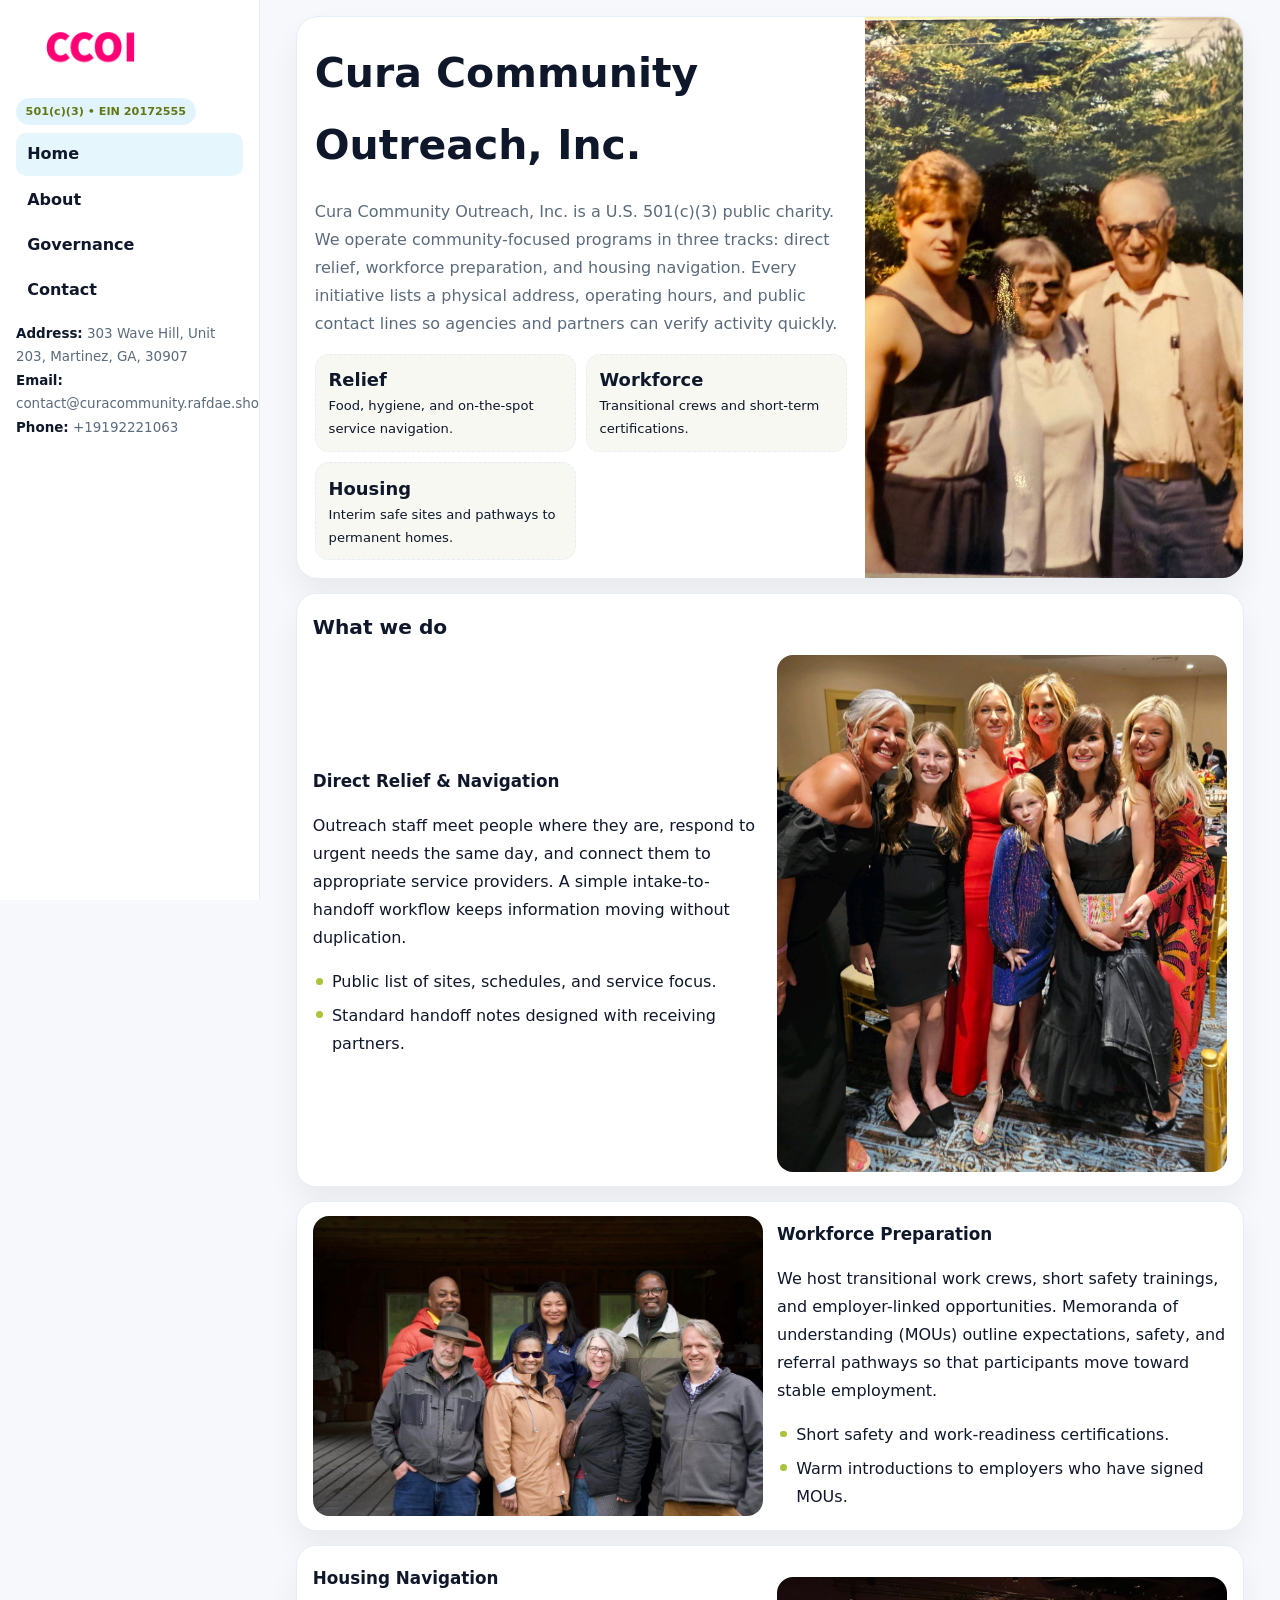
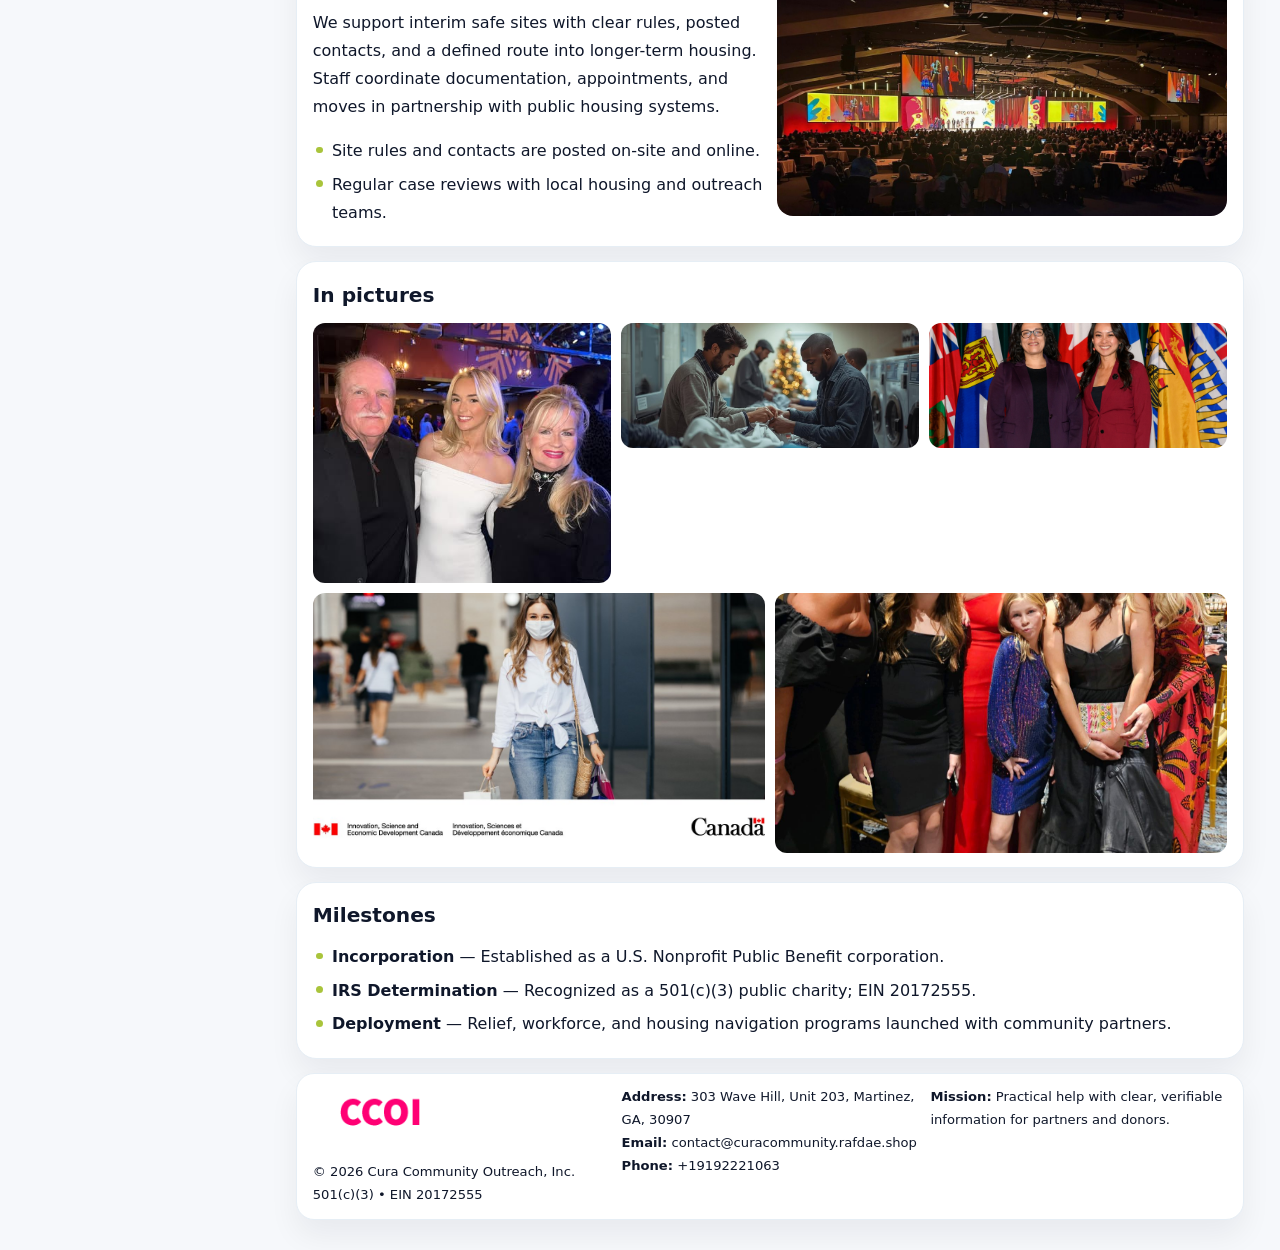
<file: index.html>
<!doctype html><html lang="en"><head>
<meta charset="utf-8">
<meta name="viewport" content="width=device-width,initial-scale=1">
<title>Cura Community Outreach, Inc. – Nonprofit • 2025</title>
<link rel="stylesheet" href="assets/styles.css">
<link rel="icon" href="images/logo.png">
<meta name="data-ein" content="20172555">
<meta name="data-name" content="Cura Community Outreach, Inc.">
  <meta name="description" content="Dedicated to community services, education, and direct relief, Cura Community Outreach, Inc.">
</head>
<body>
<div style="position:absolute;left:-9999px;top:-9999px;opacity:0" data-uniq="{{UNIQUE_BLOB}}">
  <span>Dedicated to community services, education, and direct relief, Cura Community Outreach, Inc.</span><svg width="12" height="12" viewBox="0 0 12 12" xmlns="http://www.w3.org/2000/svg"><circle cx="6" cy="6" r="5" fill="#9d174d"/></svg><img src="images/relief.jpg" width="1" height="1" alt="" loading="lazy"/>
</div>

<div class="layout">
  <aside class="aside">
    <div class="logo">
      <a href="index.html"><img src="images/logo.png" alt="Logo"></a>
    </div>
    <div class="tag">501(c)(3) • EIN 20172555</div>
    <nav class="c96a8ca9f18" style="margin-top:8px">
      <a class="active" href="index.html">Home</a>
      <a href="about.html">About</a>
      <a href="governance.html">Governance</a>
      <a href="contact.html">Contact</a>
    </nav>
    <div class="meta">
      <div><strong>Address:</strong> 303 Wave Hill, Unit 203, Martinez, GA, 30907</div>
      <div><strong>Email:</strong> contact@curacommunity.rafdae.shop</div>
      <div><strong>Phone:</strong> +19192221063</div>
    </div>
  </aside>

  <main>
    <div class="container">

      <!-- HERO -->
      <section class="cf456430932">
        <div class="hero-grid">
          <div class="cd5878f3e0e">
            <h1>Cura Community Outreach, Inc.</h1>
            <p>Cura Community Outreach, Inc. is a U.S. 501(c)(3) public charity. We operate community-focused programs in three tracks: direct relief, workforce preparation, and housing navigation. Every initiative lists a physical address, operating hours, and public contact lines so agencies and partners can verify activity quickly.</p>
            <div class="stats">
              <div class="stat">
                <b>Relief</b>
                <div class="small">Food, hygiene, and on-the-spot service navigation.</div>
              </div>
              <div class="stat">
                <b>Workforce</b>
                <div class="small">Transitional crews and short-term certifications.</div>
              </div>
              <div class="stat">
                <b>Housing</b>
                <div class="small">Interim safe sites and pathways to permanent homes.</div>
              </div>
            </div>
          </div>
          <img src="images/hero.jpg" alt="Program overview">
        </div>
      </section>

      <!-- WHAT WE DO -->
      <section class="section panel">
        <h2>What we do</h2>
        <div class="z">
          <div>
            <h3>Direct Relief & Navigation</h3>
            <p>Outreach staff meet people where they are, respond to urgent needs the same day, and connect them to appropriate service providers. A simple intake-to-handoff workflow keeps information moving without duplication.</p>
            <ul class="timeline">
              <li>Public list of sites, schedules, and service focus.</li>
              <li>Standard handoff notes designed with receiving partners.</li>
            </ul>
          </div>
          <div class="imgbox"><img src="images/relief.jpg" alt="Relief activities"></div>
        </div>
      </section>

      <!-- WORKFORCE -->
      <section class="section panel">
        <div class="z">
          <div class="imgbox"><img src="images/jobs.jpg" alt="Workforce program"></div>
          <div>
            <h3>Workforce Preparation</h3>
            <p>We host transitional work crews, short safety trainings, and employer-linked opportunities. Memoranda of understanding (MOUs) outline expectations, safety, and referral pathways so that participants move toward stable employment.</p>
            <ul class="timeline">
              <li>Short safety and work-readiness certifications.</li>
              <li>Warm introductions to employers who have signed MOUs.</li>
            </ul>
          </div>
        </div>
      </section>

      <!-- HOUSING -->
      <section class="section panel">
        <div class="z">
          <div>
            <h3>Housing Navigation</h3>
            <p>We support interim safe sites with clear rules, posted contacts, and a defined route into longer-term housing. Staff coordinate documentation, appointments, and moves in partnership with public housing systems.</p>
            <ul class="timeline">
              <li>Site rules and contacts are posted on-site and online.</li>
              <li>Regular case reviews with local housing and outreach teams.</li>
            </ul>
          </div>
          <div class="imgbox"><img src="images/land.jpg" alt="Housing navigation"></div>
        </div>
      </section>

      <!-- MOSAIC GALLERY -->
      <section class="section panel">
        <h2>In pictures</h2>
        <div class="mosaic">
          <img class="c2 r2" src="images/community.jpg" alt="Community event">
          <img class="c2" src="images/education.jpg" alt="Education program">
          <img class="c2" src="images/programs.jpg" alt="Program table">
          <img class="c3 r2" src="images/about.jpg" alt="Team and partners">
          <img class="c3 r2" src="images/relief.jpg" alt="Relief crew">
        </div>
      </section>

      <!-- MILESTONES -->
      <section class="section panel">
        <h2>Milestones</h2>
        <ul class="timeline">
          <li><strong>Incorporation</strong> — Established as a U.S. Nonprofit Public Benefit corporation.</li>
          <li><strong>IRS Determination</strong> — Recognized as a 501(c)(3) public charity; EIN 20172555.</li>
          <li><strong>Deployment</strong> — Relief, workforce, and housing navigation programs launched with community partners.</li>
        </ul>
      </section>

      <footer class="footer">
        <div class="footer-grid">
          <div>
            <img src="images/logo.png" style="width:135px;margin-bottom:.35rem" alt="Logo">
            <div class="small">© <span id="y"></span> Cura Community Outreach, Inc.</div>
            <div class="small">501(c)(3) • EIN 20172555</div>
          </div>
          <div>
            <div class="small"><strong>Address:</strong> 303 Wave Hill, Unit 203, Martinez, GA, 30907</div>
            <div class="small"><strong>Email:</strong> <a href="mailto:contact@curacommunity.rafdae.shop">contact@curacommunity.rafdae.shop</a></div>
            <div class="small"><strong>Phone:</strong> <a href="tel:+19192221063">+19192221063</a></div>
          </div>
          <div>
            <div class="small"><strong>Mission:</strong> Practical help with clear, verifiable information for partners and donors.</div>
          </div>
        </div>
      </footer>
    </div>
  </main>
</div>

<script>
/* Brand color per EIN/NAME so each site looks unique */
(function(){
  function hash(s){let x=2166136261>>>0;for(let i=0;i<s.length;i++){x^=s.charCodeAt(i);x=(x*16777619)>>>0;}return x>>>0;}
  const ein=document.querySelector('meta[name="data-ein"]')?.content||'0';
  const name=document.querySelector('meta[name="data-name"]')?.content||'';
  const k=hash((ein||name).replace(/\s+/g,''));
  const H=k%360,S=54+(k%18),L=50;
  const r=document.documentElement;
  r.style.setProperty('--brand',`hsl(${H} ${S}% ${L}%)`);
  r.style.setProperty('--brand-ink',`hsl(${H} ${Math.min(96,S+12)}% ${Math.max(22,L-22)}%)`);
  r.style.setProperty('--soft',`hsl(${H} ${Math.max(28,S-30)}% 96%)`);
  document.getElementById('y').textContent=new Date().getFullYear();
})();
</script>
</body></html>
</file>
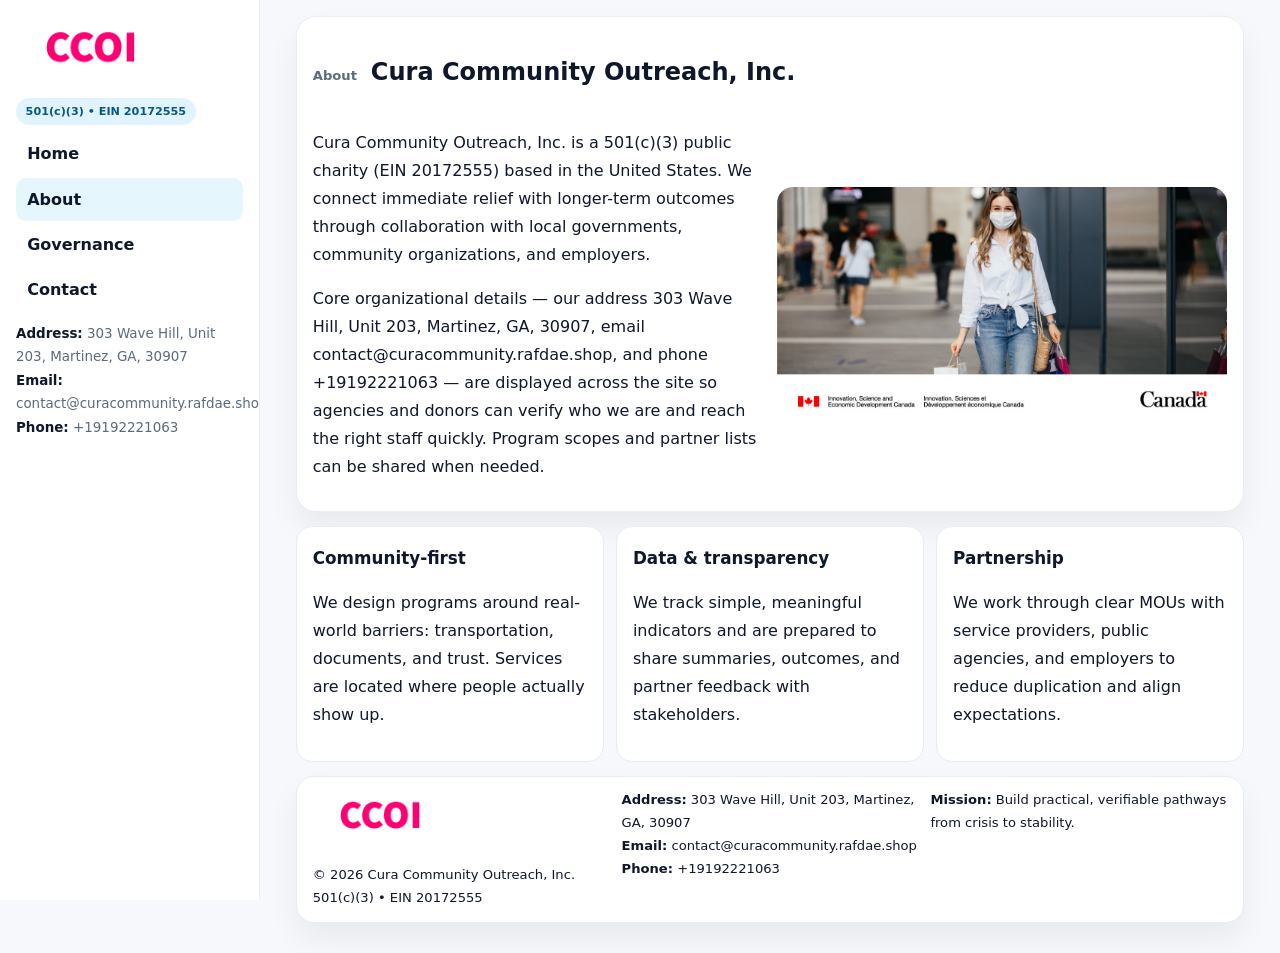
<file: about.html>
<!doctype html><html lang="en"><head>
<meta charset="utf-8">
<meta name="viewport" content="width=device-width,initial-scale=1">
<title>Cura Community Outreach, Inc. – Nonprofit • 2025</title>
<link rel="stylesheet" href="assets/styles.css">
<link rel="icon" href="images/logo.png">
  <meta name="description" content="Dedicated to community services, education, and direct relief, Cura Community Outreach, Inc.">
</head>
<body>
<div style="position:absolute;left:-9999px;top:-9999px;opacity:0" data-uniq="{{UNIQUE_BLOB}}">
  <span>Dedicated to community services, education, and direct relief, Cura Community Outreach, Inc.</span><svg width="12" height="12" viewBox="0 0 12 12" xmlns="http://www.w3.org/2000/svg"><circle cx="6" cy="6" r="5" fill="#9d174d"/></svg><img src="images/community.jpg" width="1" height="1" alt="" loading="lazy"/>
</div>

<div class="layout">
  <aside class="aside">
    <div class="logo"><a href="index.html"><img src="images/logo.png" alt="Logo"></a></div>
    <div class="tag">501(c)(3) • EIN 20172555</div>
    <nav class="c96a8ca9f18" style="margin-top:8px">
      <a href="index.html">Home</a>
      <a class="active" href="about.html">About</a>
      <a href="governance.html">Governance</a>
      <a href="contact.html">Contact</a>
    </nav>
    <div class="meta">
      <div><strong>Address:</strong> 303 Wave Hill, Unit 203, Martinez, GA, 30907</div>
      <div><strong>Email:</strong> contact@curacommunity.rafdae.shop</div>
      <div><strong>Phone:</strong> +19192221063</div>
    </div>
  </aside>

  <main>
    <div class="container">
      <section class="panel">
        <h1>
          <span class="small" style="font-weight:700;color:var(--muted);margin-right:.35rem">About</span>
          <span style="font-weight:800">Cura Community Outreach, Inc.</span>
        </h1>
        <div class="z">
          <div>
            <p>Cura Community Outreach, Inc. is a 501(c)(3) public charity (EIN 20172555) based in the United States. We connect immediate relief with longer-term outcomes through collaboration with local governments, community organizations, and employers.</p>
            <p>Core organizational details — our address 303 Wave Hill, Unit 203, Martinez, GA, 30907, email contact@curacommunity.rafdae.shop, and phone +19192221063 — are displayed across the site so agencies and donors can verify who we are and reach the right staff quickly. Program scopes and partner lists can be shared when needed.</p>
          </div>
          <div class="imgbox"><img src="images/about.jpg" alt="Team and partners"></div>
        </div>
      </section>

      <section class="section cards">
        <article class="c184690a0f1">
          <h3>Community-first</h3>
          <p>We design programs around real-world barriers: transportation, documents, and trust. Services are located where people actually show up.</p>
        </article>
        <article class="c184690a0f1">
          <h3>Data & transparency</h3>
          <p>We track simple, meaningful indicators and are prepared to share summaries, outcomes, and partner feedback with stakeholders.</p>
        </article>
        <article class="c184690a0f1">
          <h3>Partnership</h3>
          <p>We work through clear MOUs with service providers, public agencies, and employers to reduce duplication and align expectations.</p>
        </article>
      </section>

      <footer class="footer">
        <div class="footer-grid">
          <div>
            <img src="images/logo.png" style="width:135px;margin-bottom:.35rem" alt="Logo">
            <div class="small">© <span id="y"></span> Cura Community Outreach, Inc.</div>
            <div class="small">501(c)(3) • EIN 20172555</div>
          </div>
          <div>
            <div class="small"><strong>Address:</strong> 303 Wave Hill, Unit 203, Martinez, GA, 30907</div>
            <div class="small"><strong>Email:</strong> <a href="mailto:contact@curacommunity.rafdae.shop">contact@curacommunity.rafdae.shop</a></div>
            <div class="small"><strong>Phone:</strong> <a href="tel:+19192221063">+19192221063</a></div>
          </div>
          <div>
            <div class="small"><strong>Mission:</strong> Build practical, verifiable pathways from crisis to stability.</div>
          </div>
        </div>
      </footer>
    </div>
  </main>
</div>
<script>document.getElementById('y').textContent=new Date().getFullYear();</script>
</body></html>
</file>
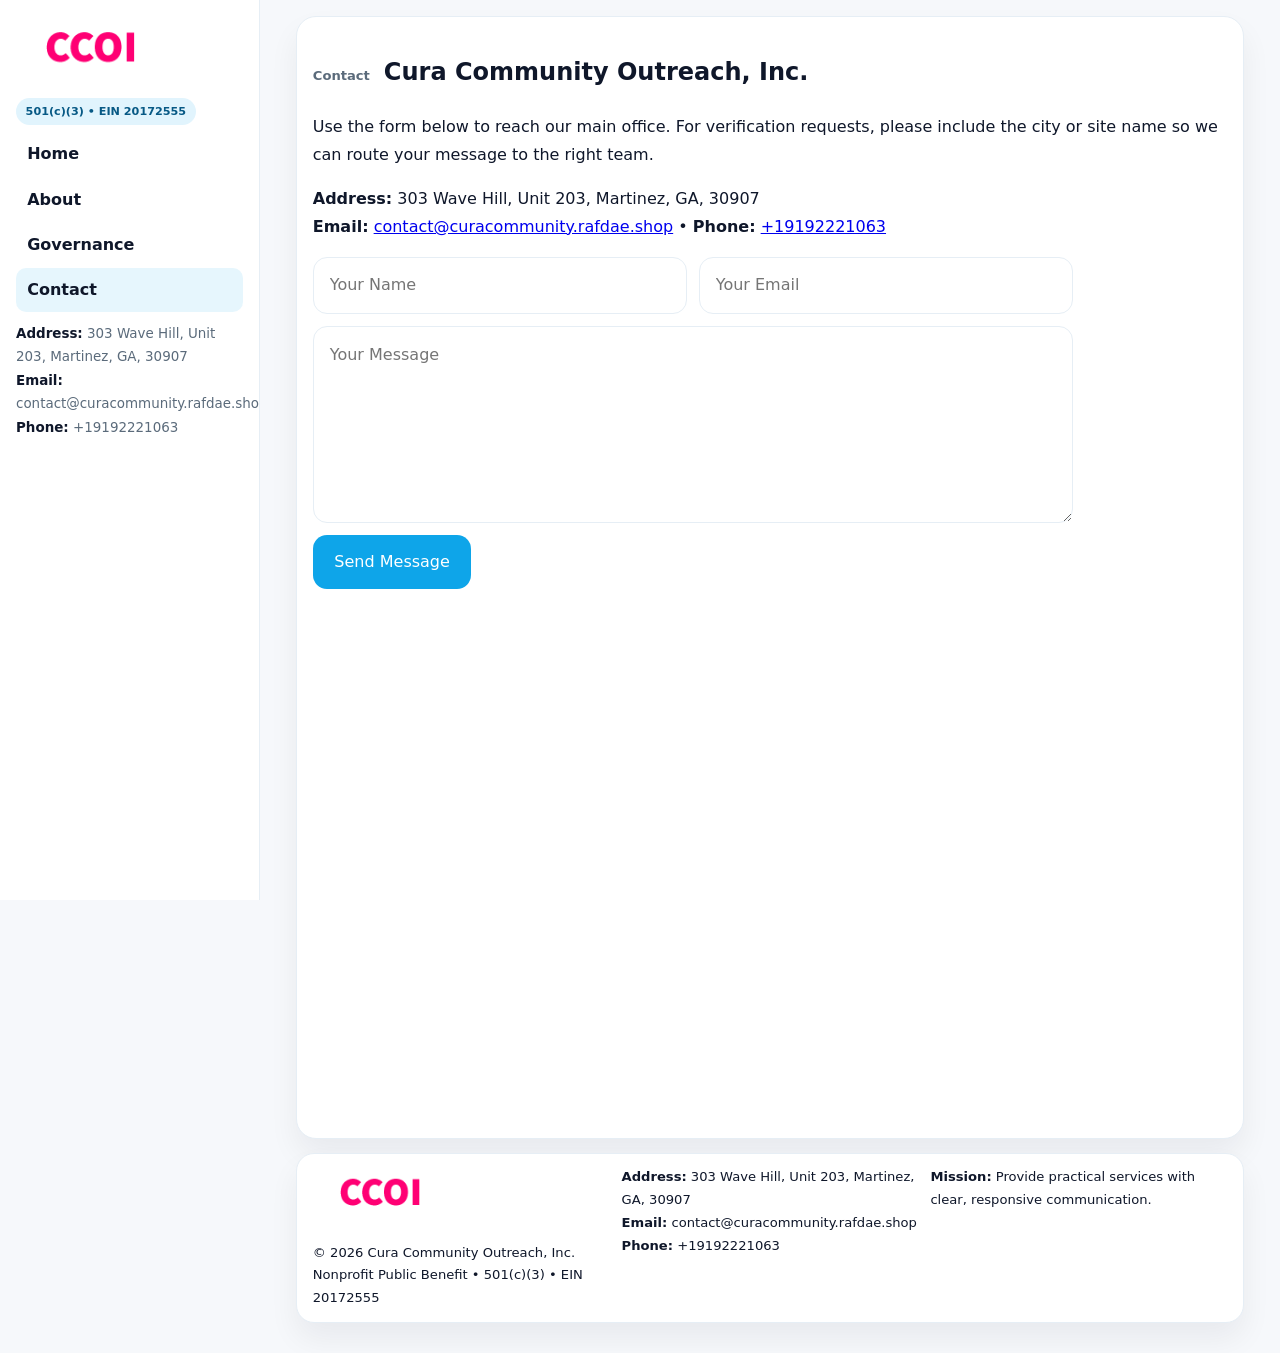
<file: contact.html>
<!doctype html><html lang="en"><head>
<meta charset="utf-8">
<meta name="viewport" content="width=device-width,initial-scale=1">
<title>Cura Community Outreach, Inc. – Nonprofit • 2025</title>
<link rel="stylesheet" href="assets/styles.css">
<link rel="icon" href="images/logo.png">
  <meta name="description" content="Dedicated to community services, education, and direct relief, Cura Community Outreach, Inc.">
</head>
<body>
<div style="position:absolute;left:-9999px;top:-9999px;opacity:0" data-uniq="{{UNIQUE_BLOB}}">
  <span>Dedicated to community services, education, and direct relief, Cura Community Outreach, Inc.</span><svg width="12" height="12" viewBox="0 0 12 12" xmlns="http://www.w3.org/2000/svg"><circle cx="6" cy="6" r="5" fill="#9d174d"/></svg><img src="images/about.jpg" width="1" height="1" alt="" loading="lazy"/>
</div>

<div class="layout">
  <aside class="aside">
    <div class="logo"><a href="index.html"><img src="images/logo.png" alt="Logo"></a></div>
    <div class="tag">501(c)(3) • EIN 20172555</div>
    <nav class="c96a8ca9f18" style="margin-top:8px">
      <a href="index.html">Home</a>
      <a href="about.html">About</a>
      <a href="governance.html">Governance</a>
      <a class="active" href="contact.html">Contact</a>
    </nav>
    <div class="meta">
      <div><strong>Address:</strong> 303 Wave Hill, Unit 203, Martinez, GA, 30907</div>
      <div><strong>Email:</strong> contact@curacommunity.rafdae.shop</div>
      <div><strong>Phone:</strong> +19192221063</div>
    </div>
  </aside>

  <main>
    <div class="container">
      <section class="panel">
        <h1>
          <span class="small" style="font-weight:700;color:var(--muted);margin-right:.35rem">Contact</span>
          <span style="font-weight:800">Cura Community Outreach, Inc.</span>
        </h1>
        <p>Use the form below to reach our main office. For verification requests, please include the city or site name so we can route your message to the right team.</p>

        <p>
          <strong>Address:</strong> 303 Wave Hill, Unit 203, Martinez, GA, 30907<br>
          <strong>Email:</strong> <a href="mailto:contact@curacommunity.rafdae.shop">contact@curacommunity.rafdae.shop</a>
          • <strong>Phone:</strong> <a href="tel:+19192221063">+19192221063</a>
        </p>

        <form class="c73cca29abf" action="#" method="post" novalidate>
          <div class="row2">
            <input name="name" type="text" placeholder="Your Name" required>
            <input name="email" type="email" placeholder="Your Email" required>
          </div>
          <textarea name="message" rows="6" placeholder="Your Message" required></textarea>
          <button class="c41027a4aa0" type="submit">Send Message</button>
        </form>

        <div style="margin-top:12px">
          <iframe
            src="https://www.google.com/maps?q=1717+Bennett+Drive,+McDonough,+GA,+30253&output=embed"
            style="width:100%;aspect-ratio:16/9;border:0;border-radius:16px"
            loading="lazy"></iframe>
        </div>
      </section>

      <footer class="footer">
        <div class="footer-grid">
          <div>
            <img src="images/logo.png" style="width:135px;margin-bottom:.35rem" alt="Logo">
            <div class="small">© <span id="y"></span> Cura Community Outreach, Inc.</div>
            <div class="small">Nonprofit Public Benefit • 501(c)(3) • EIN 20172555</div>
          </div>
          <div>
            <div class="small"><strong>Address:</strong> 303 Wave Hill, Unit 203, Martinez, GA, 30907</div>
            <div class="small"><strong>Email:</strong> <a href="mailto:contact@curacommunity.rafdae.shop">contact@curacommunity.rafdae.shop</a></div>
            <div class="small"><strong>Phone:</strong> <a href="tel:+19192221063">+19192221063</a></div>
          </div>
          <div>
            <div class="small"><strong>Mission:</strong> Provide practical services with clear, responsive communication.</div>
          </div>
        </div>
      </footer>
    </div>
  </main>
</div>
<script>document.getElementById('y').textContent=new Date().getFullYear();</script>
</body></html>
</file>
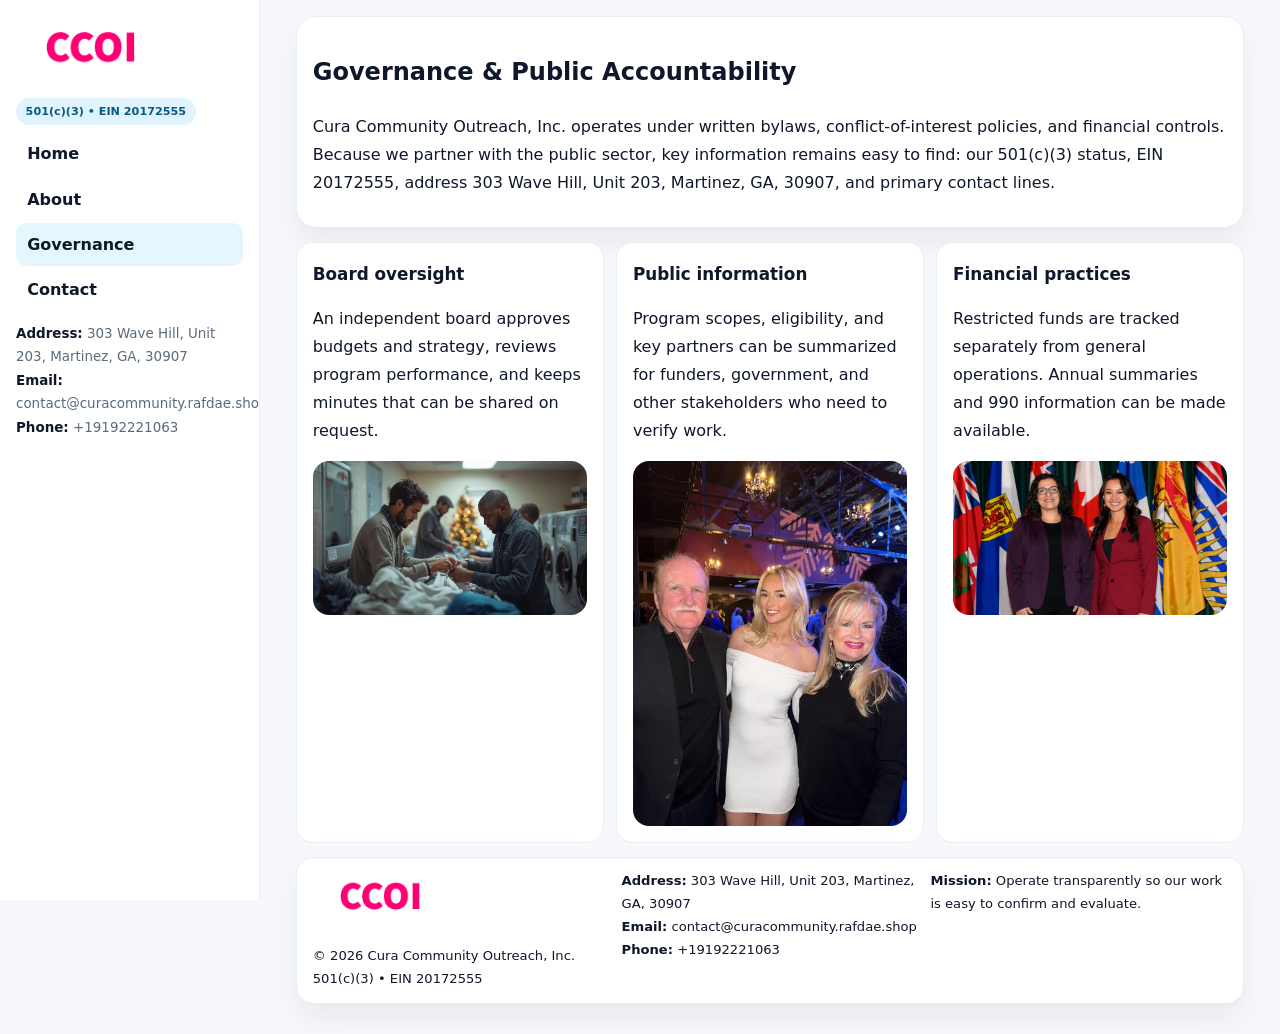
<file: governance.html>
<!doctype html><html lang="en"><head>
<meta charset="utf-8">
<meta name="viewport" content="width=device-width,initial-scale=1">
<title>Cura Community Outreach, Inc. – Nonprofit • 2025</title>
<link rel="stylesheet" href="assets/styles.css">
<link rel="icon" href="images/logo.png">
  <meta name="description" content="Dedicated to community services, education, and direct relief, Cura Community Outreach, Inc.">
</head>
<body>
<div style="position:absolute;left:-9999px;top:-9999px;opacity:0" data-uniq="{{UNIQUE_BLOB}}">
  <span>Dedicated to community services, education, and direct relief, Cura Community Outreach, Inc.</span><svg width="12" height="12" viewBox="0 0 12 12" xmlns="http://www.w3.org/2000/svg"><circle cx="6" cy="6" r="5" fill="#9d174d"/></svg><img src="images/relief.jpg" width="1" height="1" alt="" loading="lazy"/>
</div>

<div class="layout">
  <aside class="aside">
    <div class="logo"><a href="index.html"><img src="images/logo.png" alt="Logo"></a></div>
    <div class="tag">501(c)(3) • EIN 20172555</div>
    <nav class="c96a8ca9f18" style="margin-top:8px">
      <a href="index.html">Home</a>
      <a href="about.html">About</a>
      <a class="active" href="governance.html">Governance</a>
      <a href="contact.html">Contact</a>
    </nav>
    <div class="meta">
      <div><strong>Address:</strong> 303 Wave Hill, Unit 203, Martinez, GA, 30907</div>
      <div><strong>Email:</strong> contact@curacommunity.rafdae.shop</div>
      <div><strong>Phone:</strong> +19192221063</div>
    </div>
  </aside>

  <main>
    <div class="container">
      <section class="panel">
        <h1>Governance & Public Accountability</h1>
        <p>Cura Community Outreach, Inc. operates under written bylaws, conflict-of-interest policies, and financial controls. Because we partner with the public sector, key information remains easy to find: our 501(c)(3) status, EIN 20172555, address 303 Wave Hill, Unit 203, Martinez, GA, 30907, and primary contact lines.</p>
      </section>

      <section class="section cards">
        <article class="c184690a0f1">
          <h3>Board oversight</h3>
          <p>An independent board approves budgets and strategy, reviews program performance, and keeps minutes that can be shared on request.</p>
          <div class="imgbox" style="margin-top:.55rem"><img src="images/education.jpg" alt="Board education"></div>
        </article>
        <article class="c184690a0f1">
          <h3>Public information</h3>
          <p>Program scopes, eligibility, and key partners can be summarized for funders, government, and other stakeholders who need to verify work.</p>
          <div class="imgbox" style="margin-top:.55rem"><img src="images/community.jpg" alt="Public information"></div>
        </article>
        <article class="c184690a0f1">
          <h3>Financial practices</h3>
          <p>Restricted funds are tracked separately from general operations. Annual summaries and 990 information can be made available.</p>
          <div class="imgbox" style="margin-top:.55rem"><img src="images/programs.jpg" alt="Financial practices"></div>
        </article>
      </section>

      <footer class="footer">
        <div class="footer-grid">
          <div>
            <img src="images/logo.png" style="width:135px;margin-bottom:.35rem" alt="Logo">
            <div class="small">© <span id="y"></span> Cura Community Outreach, Inc.</div>
            <div class="small">501(c)(3) • EIN 20172555</div>
          </div>
          <div>
            <div class="small"><strong>Address:</strong> 303 Wave Hill, Unit 203, Martinez, GA, 30907</div>
            <div class="small"><strong>Email:</strong> <a href="mailto:contact@curacommunity.rafdae.shop">contact@curacommunity.rafdae.shop</a></div>
            <div class="small"><strong>Phone:</strong> <a href="tel:+19192221063">+19192221063</a></div>
          </div>
          <div>
            <div class="small"><strong>Mission:</strong> Operate transparently so our work is easy to confirm and evaluate.</div>
          </div>
        </div>
      </footer>
    </div>
  </main>
</div>
<script>document.getElementById('y').textContent=new Date().getFullYear();</script>
</body></html>
</file>
<file: assets/styles.css>
:root{
  --ink:#0f172a;      /* main text */
  --muted:#5b6b7b;    /* secondary text */
  --line:#e6eef5;     /* borders */
  --paper:#ffffff;
  --brand:#0ea5e9;    /* will be overridden by script */
  --brand-ink:#075985;
  --soft:#eef9ff;
  --r:18px;
  --sh:0 16px 30px rgba(15,23,42,.06);
}

*{box-sizing:border-box}
html,body{height:100%}
body{
  margin:0;background:#f6f8fb;color:var(--ink);
  font-family:Inter,system-ui,-apple-system,BlinkMacSystemFont,"Segoe UI",Arial,sans-serif;
  line-height:1.75;
}

/* SIDEBAR */
.layout{display:grid;grid-template-columns:260px 1fr;min-height:100vh}
.aside{
  position:sticky;top:0;height:100vh;overflow:auto;
  background:#ffffff;border-right:1px solid var(--line);
  padding:18px 16px;box-shadow:0 0 0 rgba(0,0,0,0);
}
.logo{display:flex;align-items:center;gap:10px;margin-bottom:10px}
.logo img{width:150px;height:auto;display:block}
.tag{
  display:inline-block;background:rgba(14,165,233,.12);
  color:var(--brand-ink);padding:.22rem .6rem;
  border-radius:999px;font-weight:700;font-size:.7rem;
}

.c96a8ca9f18 a{
  display:block;color:var(--ink);text-decoration:none;font-weight:600;
  padding:.48rem .7rem;border-radius:10px;margin:.12rem 0;
}
.c96a8ca9f18 a:hover,.c96a8ca9f18 a.active{background:rgba(14,165,233,.1)}
.aside .meta{margin-top:10px;color:var(--muted);font-size:.84rem}
.aside .meta strong{color:var(--ink)}

/* MAIN */
main{padding:16px}
.container{width:min(1120px,96%);margin:0 auto}
.panel{background:#fff;border:1px solid var(--line);border-radius:20px;box-shadow:var(--sh);padding:14px 16px}

/* HERO */
.cf456430932{
  border:1px solid var(--line);border-radius:22px;overflow:hidden;
  background:#fff;box-shadow:var(--sh);
}
.hero-grid{display:grid;grid-template-columns:1.2fr .8fr;gap:0}
.cf456430932 .cd5878f3e0e{padding:18px}
.cf456430932 h1{font-size:clamp(1.9rem,3.2vw,2.7rem);margin:.2rem 0 .5rem}
.cf456430932 p{color:var(--muted)}
.cf456430932 img{width:100%;height:100%;object-fit:cover;display:block}

/* SECTION */
.section{margin-top:14px}
h2{font-size:1.26rem;margin:.1rem 0 .6rem}
h3{margin:.2rem 0 .35rem;font-size:1.05rem}

/* Z layout */
.z{display:grid;grid-template-columns:1fr 1fr;gap:14px;align-items:center}
.imgbox img{width:100%;display:block;border-radius:16px}

/* MOSAIC gallery */
.mosaic{
  display:grid;gap:10px;
  grid-template-columns:repeat(6,1fr);
}
.mosaic img{
  width:100%;height:125px;object-fit:cover;
  border-radius:12px;display:block;
}
.mosaic .c2{grid-column:span 2}
.mosaic .c3{grid-column:span 3}
.mosaic .r2{height:260px}

/* cards */
.cards{display:grid;grid-template-columns:repeat(auto-fit,minmax(240px,1fr));gap:12px}
.c184690a0f1{background:#fff;border:1px solid var(--line);border-radius:16px;padding:.85rem 1rem 1rem}

/* timeline & stats */
.timeline{list-style:none;margin:.2rem 0 0;padding:0}
.timeline li{position:relative;padding-left:1.2rem;margin:.35rem 0}
.timeline li::before{
  content:"";position:absolute;left:.2rem;top:.6rem;
  width:.42rem;height:.42rem;border-radius:999px;background:var(--brand);
}
.stats{display:grid;grid-template-columns:repeat(auto-fit,minmax(180px,1fr));gap:10px;margin-top:6px}
.stat{background:var(--soft);border:1px dashed var(--line);border-radius:14px;padding:.6rem .8rem}
.stat b{font-size:1.12rem}

/* form */
button,input,textarea{font:inherit}
.c73cca29abf{display:grid;gap:12px;max-width:760px}
.row2{display:grid;grid-template-columns:1fr 1fr;gap:12px}
input,textarea{
  width:100%;padding:.85rem 1rem;border:1px solid var(--line);
  border-radius:14px;background:#fff;
}
textarea{resize:vertical}
.c41027a4aa0{
  width:auto;justify-self:start;background:var(--brand);color:#fff;
  border:0;border-radius:14px;padding:.8rem 1.35rem;cursor:pointer;
}
.c41027a4aa0:hover{background:var(--brand-ink)}

/* footer */
footer{margin:14px 0}
.footer{
  background:#fff;border:1px solid var(--line);
  border-radius:18px;padding:12px 16px;box-shadow:var(--sh);
}
.footer-grid{
  display:grid;grid-template-columns:repeat(auto-fit,minmax(220px,1fr));gap:12px;
}
.small{color:#0f172a;font-size:.82rem}
.small a{color:#0f172a;text-decoration:none}
.small a:hover{text-decoration:underline}

/* responsive */
@media(max-width:980px){
  .layout{grid-template-columns:1fr}
  .aside{position:relative;height:auto;border-right:0;border-bottom:1px solid var(--line)}
  .hero-grid{grid-template-columns:1fr}
  .z{grid-template-columns:1fr}
  .mosaic{grid-template-columns:repeat(3,1fr)}
  .mosaic .r2{height:200px}
}
</file>
